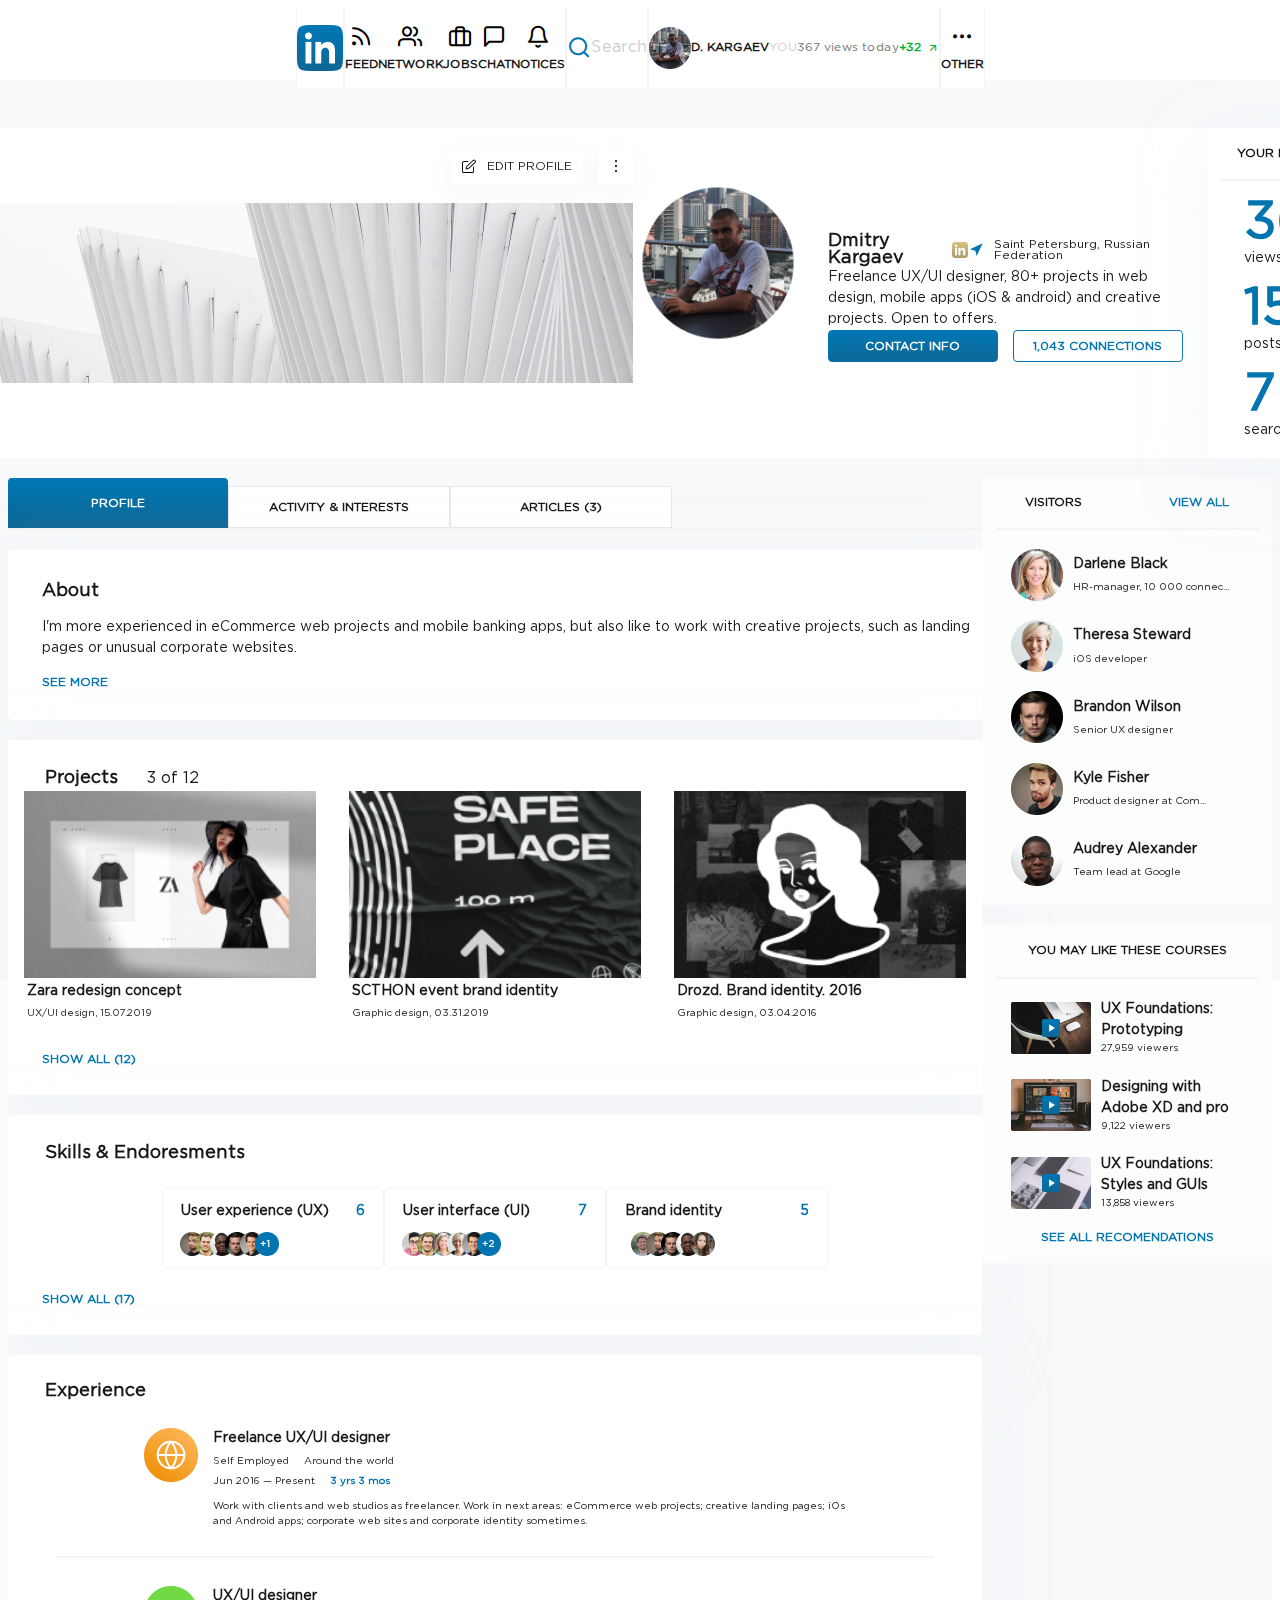
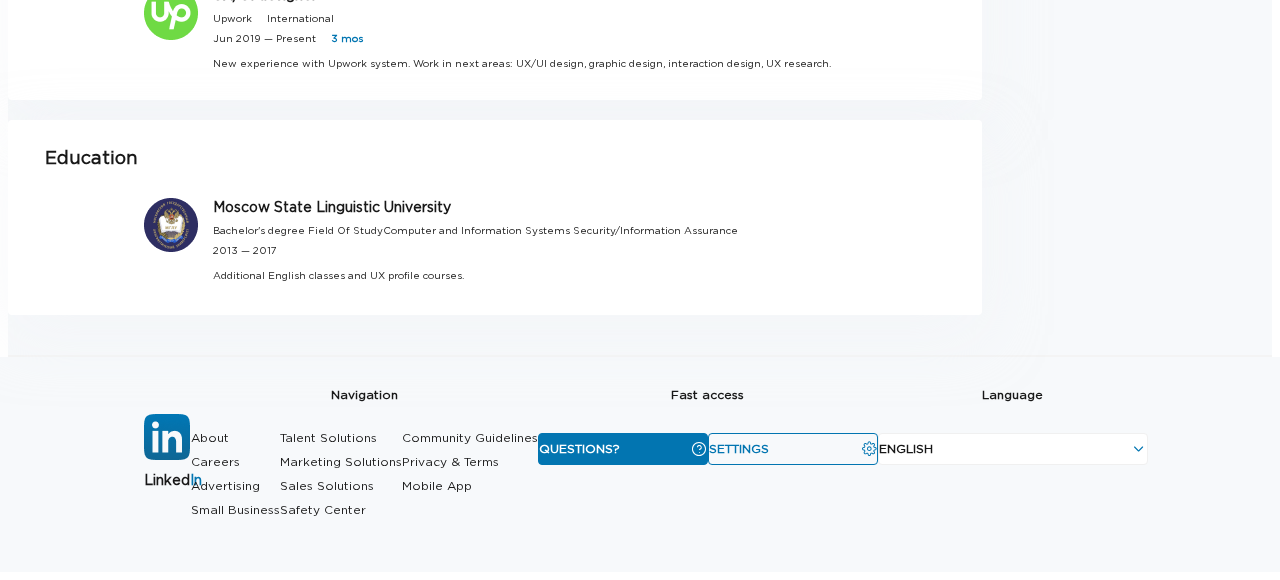
<file: Task1/index.html>
<!DOCTYPE html>
<html>
  <head>
    <title>Task1</title>
    <meta charset="utf-8">
    <link rel="stylesheet" href="https://cdn.jsdelivr.net/npm/bootstrap@5.0.1/dist/css/bootstrap.min.css" integrity="sha384-+0n0xVW2eSR5OomGNYDnhzAbDsOXxcvSN1TPprVMTNDbiYZCxYbOOl7+AMvyTG2x" crossorigin="anonymous">
    <link rel="stylesheet" href="icomoon/style.css"/>
    <link rel="stylesheet" href="style.css"/>
  </head>
  <body>
    <div class="navigation container cleaned_padding">
      <div class="navigation-row row">
        <div class="col-1">
        <div class="logo">
          <img src="images/Logo.png" alt="LinkedIn logo">
        </div>
        </div>
        <div class="col-4">
        <div class="col">
          <div class="button flex-column">
            <i class="icon navigation-button-icon icon-rss" aria-hidden="true"></i>
            <div class="button-label text-size-s label">
              feed
            </div>
          </div>
        </div>
        <div class="col">
          <div class="button flex-column">
            <i class="icon navigation-button-icon icon-users" aria-hidden="true"></i>
            <div class="button-label text-size-s label">
              network
            </div>
          </div>
        </div>
        <div class="col">
          <div class="button flex-column">
            <i class="icon navigation-button-icon icon-briefcase" aria-hidden="true"></i>
            <div class="button-label text-size-s label">
              jobs
            </div>
          </div>
        </div>
        <div class="col">
          <div class="button flex-column">
            <i class="icon navigation-button-icon icon-message-square" aria-hidden="true"></i>
            <div class="button-label text-size-s label">
              chat
            </div>
          </div>
        </div>
        <div class="col">
          <div class="button flex-column">
            <i class="icon navigation-button-icon icon-bell" aria-hidden="true"></i>
            <div class="button-label text-size-s label">
              notices
            </div>
          </div>
        </div>
        </div>
        <div class="col-3">
        <div class="col-2">
          <i class="icon icon-search" aria-hidden="true"></i>
        </div>
        <div class="col-4">
          <span class="search-label">Search</span>
        </div>
        </div>
        <div class="col-3">
        <div class="col-3">
          <div class="avatar">
            <img src="images/Rectangle.png" alt="User pic">
          </div>
        </div>
        <div class="info col-6">
          <a class="name-label label text-size-s">D. Kargaev</a>
          <div class="you-label label text-size-s">you</div>
          <div class="views-label label text-size-s">367 views today</div>
          <div class="views-difference">
            <div class="difference-label label text-size-s">+32</div>
            <i class="icon icon-arrow-up-right" aria-hidden="true"></i>
          </div>
        </div>
        </div>
        <div class="col-1">
        <div class="button flex-column">
          <i class="icon navigation-button-icon icon-more-horizontal" aria-hidden="true"></i>
          <div class="button-label text-size-s label">
            other
          </div>
        </div>
        </div>
      </div>
    </div>
    <div class="main container cleaned_padding flex-column">
      <div class="profile-row row">
        <div class="col-1"></div>
        <div class="flex-column cleaned_padding col-7">
          <div class="profile-header row">
            <img class="profile-top cleaned_padding" src="images/Rectangle_3.png" alt="Profile background image">
            <div class="profile-info">
              <div class="upload-button profile-button cleaned_padding">
                <i class="icon icon-upload" aria-hidden="true"></i>
              </div>
              <div class="edit-button profile-button cleaned_padding">
                <i class="icon icon-edit" aria-hidden="true"></i>
                <span class="button-label text-size-s text">Edit profile</span>
              </div>
              <div class="more-button profile-button cleaned_padding">
                <i class="icon icon-more-vertical" aria-hidden="true"></i>
              </div>
              <img class="user-pic" src="images/Ellipse.png" alt="User pic">
              <div class="user-info flex-column">
                <div class="user-info-header full-width">
                  <div class="user-name">
                    <span class="name text">Dmitry Kargaev</span>
                    <img class="profile-logo-gold" src="images/Logo-gold.png" alt="Gold LinkedIn logo">
                  </div>
                  <div class="user-location">
                    <i class="icon icon-navigation" aria-hidden="true"></i>
                    <span class="text-size-s text">Saint Petersburg, Russian Federation</span>
                  </div>
                </div>
                <span class="profile-description text-size-m text">Freelance UX/UI designer, 80+ projects in web design, mobile apps (iOS & android) and creative projects. Open to offers.</span>
                <div class="profile-buttons full-width">
                  <div class="gradient-button contact-info-button navigation-menu-button">
                    <span class="questions-label label text-size-s">contact info</span>
                  </div>
                  <div class="connections-button navigation-menu-button">
                    <span class="settings-label label text-size-s">1,043 connections</span>
                  </div>
                </div>
              </div>
            </div>
          </div>
        </div>
        <div class="sidebar flex-column right-block col-3">
          <div class="dashboard flex-column">
            <div class="dashboard-header">
              <span class="language-label label text-size-s text">your dashboard</span>
              <span class="all-stats-control text-size-s text">go to stats</span>
            </div>
            <div class="middle-line line"></div>
            <div class="dashboard-block flex-column">
              <span class="block-number text">367</span>
              <span class="block-text text-size-m text">views today</span>
            </div>
            <div class="dashboard-block flex-column">
              <span class="block-number text">15</span>
              <span class="block-text text-size-m text">posts views</span>
            </div>
            <div class="dashboard-block flex-column">
              <span class="block-number text">7</span>
              <span class="block-text text-size-m text">search appereances</span>
            </div>
          </div>
        </div>
        <div class="col-1"></div>
      </div>
      <div class="content row">
        <div class="col-1"></div>
        <div class="flex-column cleaned_padding col-7">
          <div class="buttons-bar full-width">
            <div class="selected-tab gradient-button contact-info-button">
              <span class="questions-label label text-size-s">Profile</span>
            </div>
            <div class="unselected-tab">
              <span class="unselected-tab-label label text-size-s">Activity & interests</span>
            </div>
            <div class="right-tab unselected-tab">
              <span class="unselected-tab-label label text-size-s">Articles (3)</span>
            </div>
          </div>
          <div class="full-width line"></div>
          <div class="about main-content-block flex-column">
            <span class="about-textbox about-top name text">About</span>
            <span class="about-textbox profile-description text-size-m text">I'm more experienced in eCommerce web projects and mobile banking apps, but also like to work with creative projects, 
            such as landing pages or unusual corporate websites. </span>
            <span class="about-textbox about-bottom text-size-s text">See more</span>
          </div>
          <div class="projects main-content-block flex-column full-width">
            <div class="project-textbox full-width projects-header">
              <span class="projects-top name text">Projects</span>
              <span class="projects-top projects-count-text text">3 of 12</span>
            </div>
            <div class="projects-preview full-width row">
              <div class="project-block flex-column full-height full-width right-block col">
                <img class="img-project-preview cleaned_padding" src="images/ext_1.png" alt="Project preview">
                <span class="project-title description text-size-m text">Zara redesign concept</span>
                <span class="project-description text-size-xs text">UX/UI design, 15.07.2019</span>
              </div>
              <div class="project-block flex-column full-height full-width center-block cleaned_padding col">
                <img class="img-project-preview cleaned_padding" src="images/ext_2.png" alt="Project preview">
                <span class="project-title description text-size-m text">SCTHON event brand identity</span>
                <span class="project-description text-size-xs text">Graphic design, 03.31.2019</span>
              </div>
              <div class="project-block flex-column full-height full-width left-block col">
                <img class="img-project-preview cleaned_padding" src="images/ext_3.png" alt="Project preview">
                <span class="project-title description text-size-m text">Drozd. Brand identity. 2016</span>
                <span class="project-description text-size-xs text">Graphic design, 03.04.2016</span>
              </div>
            </div>
            <span class="project-textbox full-width expand-control text-size-s projects-bottom text">Show all (12)</span>
          </div>
          <div class="skills main-content-block flex-column full-width">
            <div class="project-textbox full-width projects-header">
              <span class="projects-top name text">Skills & Endoresments</span>
            </div>
            <div class="skills-preview row">
              <div class="right-block col">
                <div class="skills-block flex-column">
                  <div class="block-header">
                    <span class="skill-header description text-size-m text">User experience (UX)</span>
                    <span class="skill-count description text-size-m text">6</span>
                  </div>
                  <img class="left-users-img" src="images/users_1.png" alt="UX block userpics set">
                </div>
              </div>
              <div class="center-block cleaned_padding col">
                <div class="skills-block flex-column">
                  <div class="block-header">
                    <span class="skill-header description text-size-m text">User interface (UI)</span>
                    <span class="skill-count description text-size-m text">7</span>
                  </div>
                  <img class="left-users-img" src="images/users_2.png" alt="UI block userpics set">
                </div>
              </div>
              <div class="left-block col">
                <div class="skills-block flex-column">
                  <div class="block-header">
                    <span class="skill-header description text-size-m text">Brand identity</span>
                    <span class="skill-count description text-size-m text">5</span>
                  </div>
                  <img class="left-users-img" src="images/users_3.png" alt="Brand Identity block userpics set">
                </div>
              </div>
            </div>
            <span class="project-textbox full-width expand-control text-size-s projects-bottom text">Show all (17)</span>
          </div>
          <div class="experience main-content-block flex-column full-width">
            <div class="project-textbox full-width projects-header">
              <span class="education-experience-top name text">Experience</span>
            </div>
            <div class="experience-education-preview">
              <div class="record-logo">
                <img src="images/Group_1.png" alt="Experience record logo">
              </div>
              <div class="record flex-column">
                <span class="description text-size-m text">Freelance UX/UI designer</span>
                <div class="record-description">
                  <span class="record-text text-size-xs text">Self Employed</span>
                  <span class="job-location record-text text-size-xs text">Around the world</span>
                </div>
                <div class="record-description">
                  <span class="record-text text-size-xs text">Jun 2016 — Present</span>
                  <span class="years-title record-text text-size-xs">3 yrs 3 mos</span>
                </div>
                <span class="education-experience-description record-text text-size-xs text">Work with clients and web studios as freelancer.  Work in next areas: eCommerce web projects; creative landing pages; 
                  iOs and Android apps; corporate web sites and corporate identity sometimes.</span>
              </div>
            </div>
            <div class="middle-line line"></div>
            <div class="experience-education-preview">
              <div class="record-logo">
                <img src="images/Group_2.png" alt="Experience record logo">
              </div>
              <div class="record flex-column">
                <span class="description text-size-m text">UX/UI designer</span>
                <div class="record-description">
                  <span class="record-text text-size-xs text">Upwork</span>
                  <span class="job-location record-text text-size-xs text">International</span>
                </div>
                <div class="record-description">
                  <span class="record-text text-size-xs text">Jun 2019 — Present</span>
                  <span class="years-title record-text text-size-xs">3 mos</span>
                </div>
                <span class="education-experience-description record-text text-size-xs text">New experience with Upwork system. Work in next areas: UX/UI design, graphic design, interaction design, UX research.</span>
              </div>
            </div>
          </div>
          <div class="education main-content-block flex-column full-width">
            <div class="project-textbox full-width projects-header">
              <span class="education-experience-top name text">Education</span>
            </div>
            <div class="experience-education-preview">
              <div class="record-logo">
                <img src="images/Group.png" alt="Univercity logo">
              </div>
              <div class="record flex-column">
                <span class="description text-size-m text">Moscow State Linguistic University</span>
                <span class="record-text text-size-xs text">Bachelor's degree Field Of StudyComputer and Information Systems Security/Information Assurance</span>
                <span class="record-text text-size-xs text">2013 — 2017</span>
                <span class="education-experience-description record-text text-size-xs text">Additional English classes and UX profile courses​.</span>
              </div>
            </div>
          </div>
        </div>
        <div class="main-sidebar right-block full-height sidebar flex-column col-3">
          <div class="sidebar-block visitors flex-column">
            <div class="visitors-header full-width">
              <span class="language-label label text-size-s text">visitors</span>
              <span class="expand-control text-size-s text">view all</span>
            </div>
            <div class="middle-line line"></div>
            <div class="visitor-profile">
              <div class="visitor-photo">
                <img src="images/Photo_1.png" alt="Visitor userpic">
              </div>
              <div class="visitor-info flex-column full-width full-height">
                <span class="profile-name text-size-m text">Darlene Black</span>
                <span class="text-size-xs text">HR-manager, 10 000 connec...</span>
              </div>
            </div>
            <div class="visitor-profile">
              <div class="visitor-photo">
                <img src="images/Photo_2.png" alt="Visitor userpic">
              </div>
              <div class="visitor-info flex-column full-width full-height">
                <span class="profile-name text-size-m text">Theresa Steward</span>
                <span class="text-size-xs text">iOS developer</span>
              </div>
            </div>
            <div class="visitor-profile">
              <div class="visitor-photo">
                <img src="images/Photo_3.png" alt="Visitor userpic">
              </div>
              <div class="visitor-info flex-column full-width full-height">
                <span class="profile-name text-size-m text">Brandon Wilson</span>
                <span class="text-size-xs text">Senior UX designer</span>
              </div>
            </div>
            <div class="visitor-profile">
              <div class="visitor-photo">
                <img src="images/Photo_4.png" alt="Visitor userpic">
              </div>
              <div class="visitor-info flex-column full-width full-height">
                <span class="profile-name text-size-m text">Kyle Fisher</span>
                <span class="text-size-xs text">Product designer at Com...</span>
              </div>
            </div>
            <div class="visitor-profile">
              <div class="visitor-photo">
                <img src="images/Photo_5.png" alt="Visitor userpic">
              </div>
              <div class="visitor-info flex-column full-width full-height">
                <span class="profile-name text-size-m text">Audrey Alexander</span>
                <span class="text-size-xs text">Team lead at Google</span>
              </div>
            </div>
          </div>
          <div class="sidebar-block courses flex-column">
            <div class="courses-header">
              <span class="language-label label text-size-s text">You may like these courses</span>
            </div>
            <div class="middle-line line"></div>
            <div class="visitor-profile">
              <div class="course-preview">
                <img src="images/course_1.png" alt="Course preview">
              </div>
              <div class="visitor-info flex-column full-width full-height">
                <span class="course-name text-size-m text">UX Foundations:<br>Prototyping</span>
                <span class="text-size-xs text">27,959 viewers</span>
              </div>
            </div>
            <div class="visitor-profile">
              <div class="course-preview">
                <img src="images/course_2.png" alt="Course preview">
              </div>
              <div class="visitor-info flex-column full-width full-height">
                <span class="course-name text-size-m text">Designing with<br>Adobe XD and pro</span>
                <span class="text-size-xs text">9,122 viewers</span>
              </div>
            </div>
            <div class="visitor-profile">
              <div class="course-preview">
                <img src="images/course_3.png" alt="Course preview">
              </div>
              <div class="visitor-info flex-column full-width full-height">
                <span class="course-name text-size-m text">UX Foundations:<br>Styles and GUIs</span>
                <span class="text-size-xs text">13,858 viewers</span>
              </div>
            </div>
            <span class="expand-control text-size-s text">See all recomendations</span>
          </div>
        </div>
        <div class="col-1"></div>
      </div>
    </div>
    <div class="under-line line"></div>
    <div class="footer container">
      <div class="row">
        <div class="col-2">
          <div class="footer-right-top-label">
            <div class="logo">
              <img src="images/Logo.png" alt="LinkedIn logo">
            </div>
            <div class="footer-logo-title text-size-m label">
              Linked<span class="in-label">In</span>
            </div>
          </div>
        </div>
        <div class="navigation-menu flex-column col-5">
          <div class="menu-header row">
            <div class="footer-navigation-label label text-size-s">Navigation</div>
          </div>
          <div class="menu row">
            <div class="menu-column flex-column col-4">
              <a class="navigation-menu-control text-size-s text">About</a>
              <a class="navigation-menu-control text-size-s text">Careers</a>
              <a class="navigation-menu-control text-size-s text">Advertising</a>
              <a class="navigation-menu-control text-size-s text">Small Business</a>
            </div>
            <div class="menu-column flex-column col-4">
              <a class="navigation-menu-control text-size-s text">Talent Solutions</a>
              <a class="navigation-menu-control text-size-s text">Marketing Solutions</a>
              <a class="navigation-menu-control text-size-s text">Sales Solutions</a>
              <a class="navigation-menu-control text-size-s text">Safety Center</a>
            </div>
            <div class="menu-column flex-column col-4">
              <a class="navigation-menu-control text-size-s text">Community Guidelines</a>
              <a class="navigation-menu-control text-size-s text">Privacy & Terms</a>
              <a class="navigation-menu-control text-size-s text">Mobile App</a>
            </div>
          </div>
        </div>
        <div class="navigation-menu flex-column col-2">
          <div class="fast-menu-header row">
            <div class="footer-navigation-label label text-size-s">Fast access</div>
          </div>
          <div class="fast-access-menu row">
            <div class="fast-access-menu-button blue-button navigation-menu-button">
              <span class="questions-label label text-size-s">Questions?</span>
              <i class="icon icon-help-circle" aria-hidden="true"></i>
            </div>
            <div class="fast-access-menu-button navigation-menu-button">
              <span class = "settings-label label text-size-s">Settings</span>
              <i class="icon icon-settings" aria-hidden="true"></i>
            </div>
          </div>
        </div>
        <div class="navigation-menu flex-column col-3">
          <div class="language-select-menu-header row">
            <div class="footer-navigation-label label text-size-s">Language</div>
          </div>
          <div class="language-select-menu row">
            <div class="language-select-button navigation-menu-button">
              <span class = "language-label label text-size-s">English</span>
              <i class="icon icon-chevron-down" aria-hidden="true"></i>
            </div>
          </div>
        </div>
      </div>
    </div>
  </body>
</html>
</file>
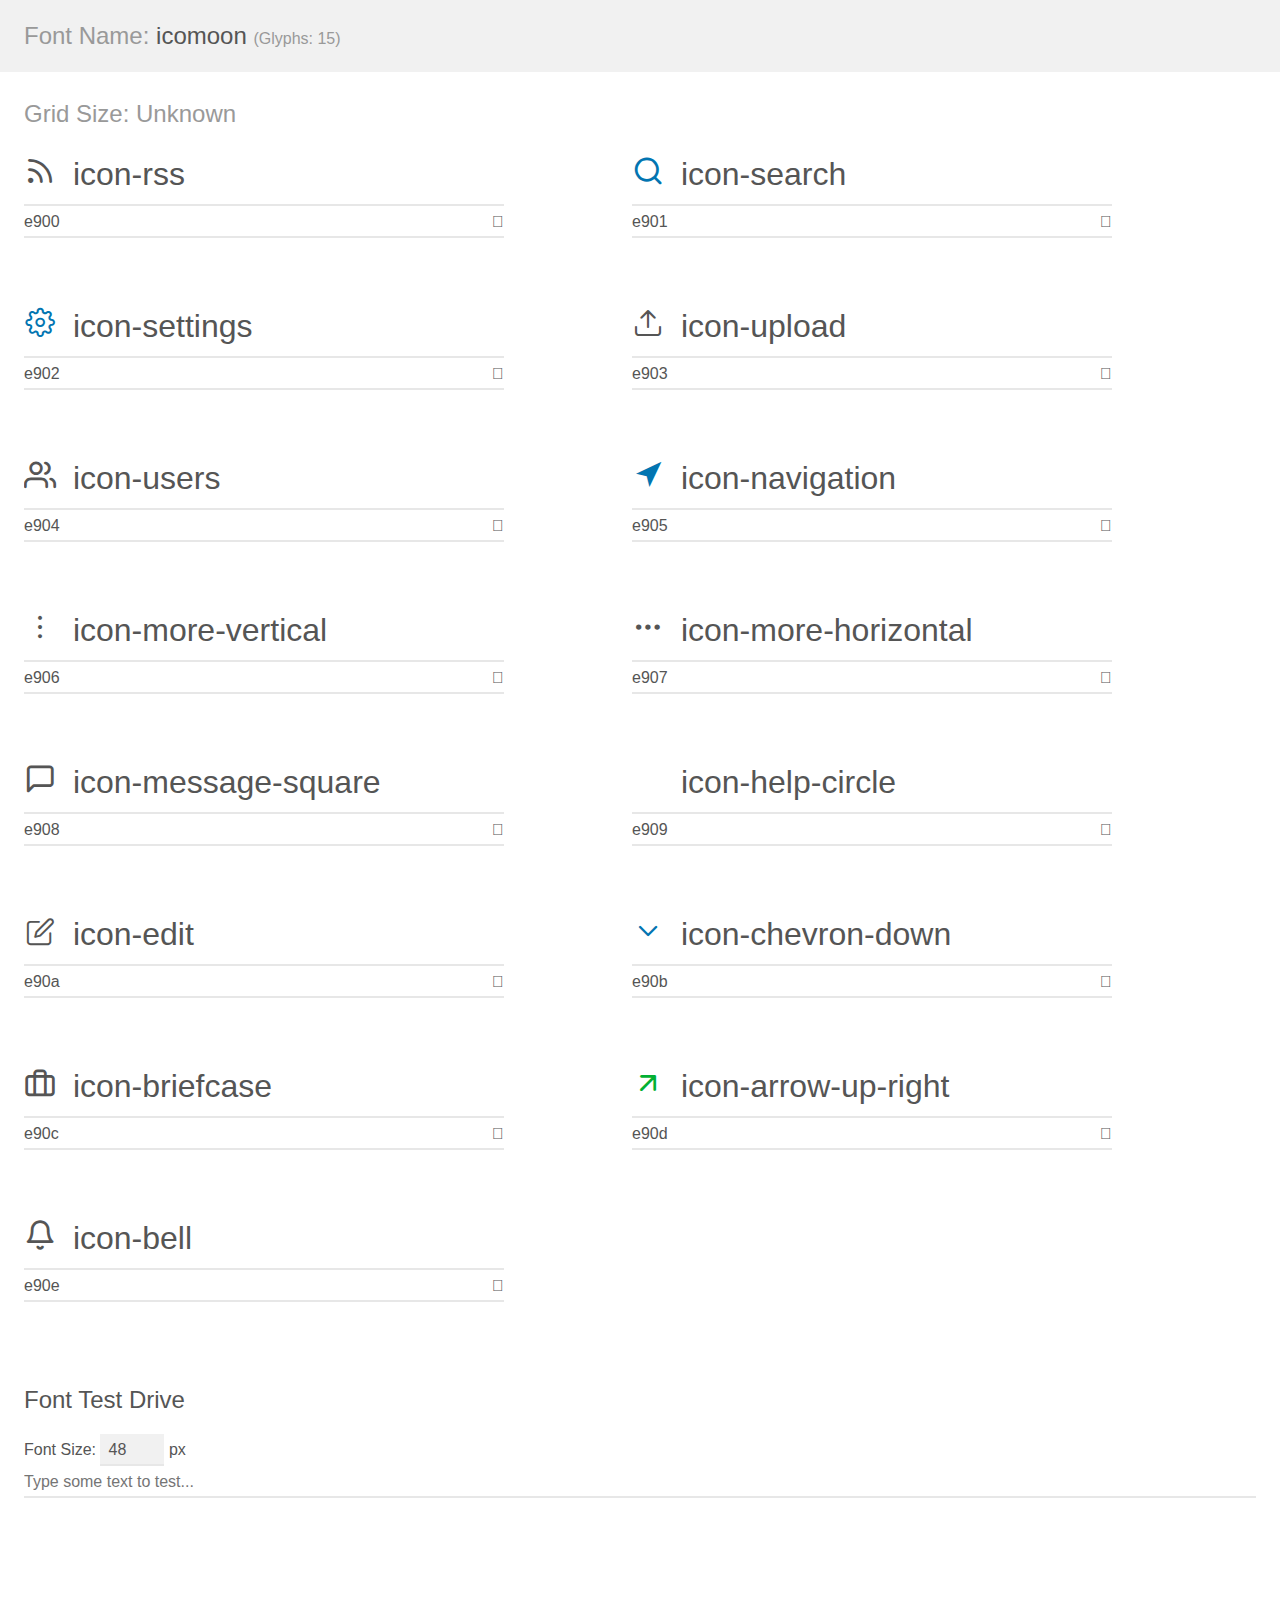
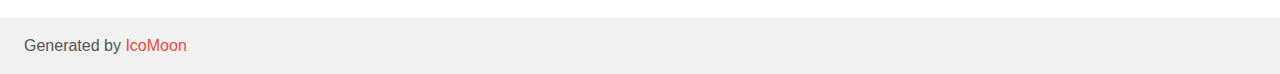
<file: Task1/icomoon/demo.html>
<!doctype html>
<html>
<head>
    <meta charset="utf-8">
    <title>IcoMoon Demo</title>
    <meta name="description" content="An Icon Font Generated By IcoMoon.io">
    <meta name="viewport" content="width=device-width, initial-scale=1">
    <link rel="stylesheet" href="demo-files/demo.css">
    <link rel="stylesheet" href="style.css"></head>
<body>
    <div class="bgc1 clearfix">
        <h1 class="mhmm mvm"><span class="fgc1">Font Name:</span> icomoon <small class="fgc1">(Glyphs:&nbsp;15)</small></h1>
    </div>
    <div class="clearfix mhl ptl">
        <h1 class="mvm mtn fgc1">Grid Size: Unknown</h1>
        <div class="glyph fs1">
            <div class="clearfix bshadow0 pbs">
                <span class="icon-rss"></span>
                <span class="mls"> icon-rss</span>
            </div>
            <fieldset class="fs0 size1of1 clearfix hidden-false">
                <input type="text" readonly value="e900" class="unit size1of2" />
                <input type="text" maxlength="1" readonly value="&#xe900;" class="unitRight size1of2 talign-right" />
            </fieldset>
            <div class="fs0 bshadow0 clearfix hidden-true">
                <span class="unit pvs fgc1">liga: </span>
                <input type="text" readonly value="" class="liga unitRight" />
            </div>
        </div>
        <div class="glyph fs1">
            <div class="clearfix bshadow0 pbs">
                <span class="icon-search"></span>
                <span class="mls"> icon-search</span>
            </div>
            <fieldset class="fs0 size1of1 clearfix hidden-false">
                <input type="text" readonly value="e901" class="unit size1of2" />
                <input type="text" maxlength="1" readonly value="&#xe901;" class="unitRight size1of2 talign-right" />
            </fieldset>
            <div class="fs0 bshadow0 clearfix hidden-true">
                <span class="unit pvs fgc1">liga: </span>
                <input type="text" readonly value="" class="liga unitRight" />
            </div>
        </div>
        <div class="glyph fs1">
            <div class="clearfix bshadow0 pbs">
                <span class="icon-settings"></span>
                <span class="mls"> icon-settings</span>
            </div>
            <fieldset class="fs0 size1of1 clearfix hidden-false">
                <input type="text" readonly value="e902" class="unit size1of2" />
                <input type="text" maxlength="1" readonly value="&#xe902;" class="unitRight size1of2 talign-right" />
            </fieldset>
            <div class="fs0 bshadow0 clearfix hidden-true">
                <span class="unit pvs fgc1">liga: </span>
                <input type="text" readonly value="" class="liga unitRight" />
            </div>
        </div>
        <div class="glyph fs1">
            <div class="clearfix bshadow0 pbs">
                <span class="icon-upload"></span>
                <span class="mls"> icon-upload</span>
            </div>
            <fieldset class="fs0 size1of1 clearfix hidden-false">
                <input type="text" readonly value="e903" class="unit size1of2" />
                <input type="text" maxlength="1" readonly value="&#xe903;" class="unitRight size1of2 talign-right" />
            </fieldset>
            <div class="fs0 bshadow0 clearfix hidden-true">
                <span class="unit pvs fgc1">liga: </span>
                <input type="text" readonly value="" class="liga unitRight" />
            </div>
        </div>
        <div class="glyph fs1">
            <div class="clearfix bshadow0 pbs">
                <span class="icon-users"></span>
                <span class="mls"> icon-users</span>
            </div>
            <fieldset class="fs0 size1of1 clearfix hidden-false">
                <input type="text" readonly value="e904" class="unit size1of2" />
                <input type="text" maxlength="1" readonly value="&#xe904;" class="unitRight size1of2 talign-right" />
            </fieldset>
            <div class="fs0 bshadow0 clearfix hidden-true">
                <span class="unit pvs fgc1">liga: </span>
                <input type="text" readonly value="" class="liga unitRight" />
            </div>
        </div>
        <div class="glyph fs1">
            <div class="clearfix bshadow0 pbs">
                <span class="icon-navigation"></span>
                <span class="mls"> icon-navigation</span>
            </div>
            <fieldset class="fs0 size1of1 clearfix hidden-false">
                <input type="text" readonly value="e905" class="unit size1of2" />
                <input type="text" maxlength="1" readonly value="&#xe905;" class="unitRight size1of2 talign-right" />
            </fieldset>
            <div class="fs0 bshadow0 clearfix hidden-true">
                <span class="unit pvs fgc1">liga: </span>
                <input type="text" readonly value="" class="liga unitRight" />
            </div>
        </div>
        <div class="glyph fs1">
            <div class="clearfix bshadow0 pbs">
                <span class="icon-more-vertical"></span>
                <span class="mls"> icon-more-vertical</span>
            </div>
            <fieldset class="fs0 size1of1 clearfix hidden-false">
                <input type="text" readonly value="e906" class="unit size1of2" />
                <input type="text" maxlength="1" readonly value="&#xe906;" class="unitRight size1of2 talign-right" />
            </fieldset>
            <div class="fs0 bshadow0 clearfix hidden-true">
                <span class="unit pvs fgc1">liga: </span>
                <input type="text" readonly value="" class="liga unitRight" />
            </div>
        </div>
        <div class="glyph fs1">
            <div class="clearfix bshadow0 pbs">
                <span class="icon-more-horizontal"></span>
                <span class="mls"> icon-more-horizontal</span>
            </div>
            <fieldset class="fs0 size1of1 clearfix hidden-false">
                <input type="text" readonly value="e907" class="unit size1of2" />
                <input type="text" maxlength="1" readonly value="&#xe907;" class="unitRight size1of2 talign-right" />
            </fieldset>
            <div class="fs0 bshadow0 clearfix hidden-true">
                <span class="unit pvs fgc1">liga: </span>
                <input type="text" readonly value="" class="liga unitRight" />
            </div>
        </div>
        <div class="glyph fs1">
            <div class="clearfix bshadow0 pbs">
                <span class="icon-message-square"></span>
                <span class="mls"> icon-message-square</span>
            </div>
            <fieldset class="fs0 size1of1 clearfix hidden-false">
                <input type="text" readonly value="e908" class="unit size1of2" />
                <input type="text" maxlength="1" readonly value="&#xe908;" class="unitRight size1of2 talign-right" />
            </fieldset>
            <div class="fs0 bshadow0 clearfix hidden-true">
                <span class="unit pvs fgc1">liga: </span>
                <input type="text" readonly value="" class="liga unitRight" />
            </div>
        </div>
        <div class="glyph fs1">
            <div class="clearfix bshadow0 pbs">
                <span class="icon-help-circle"></span>
                <span class="mls"> icon-help-circle</span>
            </div>
            <fieldset class="fs0 size1of1 clearfix hidden-false">
                <input type="text" readonly value="e909" class="unit size1of2" />
                <input type="text" maxlength="1" readonly value="&#xe909;" class="unitRight size1of2 talign-right" />
            </fieldset>
            <div class="fs0 bshadow0 clearfix hidden-true">
                <span class="unit pvs fgc1">liga: </span>
                <input type="text" readonly value="" class="liga unitRight" />
            </div>
        </div>
        <div class="glyph fs1">
            <div class="clearfix bshadow0 pbs">
                <span class="icon-edit"></span>
                <span class="mls"> icon-edit</span>
            </div>
            <fieldset class="fs0 size1of1 clearfix hidden-false">
                <input type="text" readonly value="e90a" class="unit size1of2" />
                <input type="text" maxlength="1" readonly value="&#xe90a;" class="unitRight size1of2 talign-right" />
            </fieldset>
            <div class="fs0 bshadow0 clearfix hidden-true">
                <span class="unit pvs fgc1">liga: </span>
                <input type="text" readonly value="" class="liga unitRight" />
            </div>
        </div>
        <div class="glyph fs1">
            <div class="clearfix bshadow0 pbs">
                <span class="icon-chevron-down"></span>
                <span class="mls"> icon-chevron-down</span>
            </div>
            <fieldset class="fs0 size1of1 clearfix hidden-false">
                <input type="text" readonly value="e90b" class="unit size1of2" />
                <input type="text" maxlength="1" readonly value="&#xe90b;" class="unitRight size1of2 talign-right" />
            </fieldset>
            <div class="fs0 bshadow0 clearfix hidden-true">
                <span class="unit pvs fgc1">liga: </span>
                <input type="text" readonly value="" class="liga unitRight" />
            </div>
        </div>
        <div class="glyph fs1">
            <div class="clearfix bshadow0 pbs">
                <span class="icon-briefcase"></span>
                <span class="mls"> icon-briefcase</span>
            </div>
            <fieldset class="fs0 size1of1 clearfix hidden-false">
                <input type="text" readonly value="e90c" class="unit size1of2" />
                <input type="text" maxlength="1" readonly value="&#xe90c;" class="unitRight size1of2 talign-right" />
            </fieldset>
            <div class="fs0 bshadow0 clearfix hidden-true">
                <span class="unit pvs fgc1">liga: </span>
                <input type="text" readonly value="" class="liga unitRight" />
            </div>
        </div>
        <div class="glyph fs1">
            <div class="clearfix bshadow0 pbs">
                <span class="icon-arrow-up-right"></span>
                <span class="mls"> icon-arrow-up-right</span>
            </div>
            <fieldset class="fs0 size1of1 clearfix hidden-false">
                <input type="text" readonly value="e90d" class="unit size1of2" />
                <input type="text" maxlength="1" readonly value="&#xe90d;" class="unitRight size1of2 talign-right" />
            </fieldset>
            <div class="fs0 bshadow0 clearfix hidden-true">
                <span class="unit pvs fgc1">liga: </span>
                <input type="text" readonly value="" class="liga unitRight" />
            </div>
        </div>
        <div class="glyph fs1">
            <div class="clearfix bshadow0 pbs">
                <span class="icon-bell"></span>
                <span class="mls"> icon-bell</span>
            </div>
            <fieldset class="fs0 size1of1 clearfix hidden-false">
                <input type="text" readonly value="e90e" class="unit size1of2" />
                <input type="text" maxlength="1" readonly value="&#xe90e;" class="unitRight size1of2 talign-right" />
            </fieldset>
            <div class="fs0 bshadow0 clearfix hidden-true">
                <span class="unit pvs fgc1">liga: </span>
                <input type="text" readonly value="" class="liga unitRight" />
            </div>
        </div>
    </div>

    <!--[if gt IE 8]><!-->
    <div class="mhl clearfix mbl">
        <h1>Font Test Drive</h1>
        <label>
            Font Size: <input id="fontSize" type="number" class="textbox0 mbm"
            min="8" value="48" />
            px
        </label>
        <input id="testText" type="text" class="phl size1of1 mvl"
        placeholder="Type some text to test..." value=""/>
        <div id="testDrive" class="icon-" style="font-family: icomoon">&nbsp;
        </div>
    </div>
    <!--<![endif]-->
    <div class="bgc1 clearfix">
        <p class="mhl">Generated by <a href="https://icomoon.io/app">IcoMoon</a></p>
    </div>

    <script src="demo-files/demo.js"></script>
</body>
</html>
</file>
<file: Task1/icomoon/style.css>
@font-face {
  font-family: 'icomoon';
  src:  url('fonts/icomoon.eot?j2gsgi');
  src:  url('fonts/icomoon.eot?j2gsgi#iefix') format('embedded-opentype'),
    url('fonts/icomoon.ttf?j2gsgi') format('truetype'),
    url('fonts/icomoon.woff?j2gsgi') format('woff'),
    url('fonts/icomoon.svg?j2gsgi#icomoon') format('svg');
  font-weight: normal;
  font-style: normal;
  font-display: block;
}

[class^="icon-"], [class*=" icon-"] {
  /* use !important to prevent issues with browser extensions that change fonts */
  font-family: 'icomoon' !important;
  speak: never;
  font-style: normal;
  font-weight: normal;
  font-variant: normal;
  text-transform: none;
  line-height: 1;

  /* Better Font Rendering =========== */
  -webkit-font-smoothing: antialiased;
  -moz-osx-font-smoothing: grayscale;
}

.icon-rss:before {
  content: "\e900";
}
.icon-search:before {
  content: "\e901";
  color: #0275b1;
}
.icon-settings:before {
  content: "\e902";
  color: #0275b1;
}
.icon-upload:before {
  content: "\e903";
}
.icon-users:before {
  content: "\e904";
}
.icon-navigation:before {
  content: "\e905";
  color: #0275b1;
}
.icon-more-vertical:before {
  content: "\e906";
}
.icon-more-horizontal:before {
  content: "\e907";
}
.icon-message-square:before {
  content: "\e908";
}
.icon-help-circle:before {
  content: "\e909";
  color: #fff;
}
.icon-edit:before {
  content: "\e90a";
}
.icon-chevron-down:before {
  content: "\e90b";
  color: #0275b1;
}
.icon-briefcase:before {
  content: "\e90c";
}
.icon-arrow-up-right:before {
  content: "\e90d";
  color: #02b033;
}
.icon-bell:before {
  content: "\e90e";
}
</file>
<file: Task1/style.css>
.navigation{
  height: 80px;
}

.cleaned_padding{
  padding-left: 0;
  padding-right: 0;
}

.full-width{
  width: 100%;
}

.full-height{
  height: 100%;
}

.main{
  background-color: #f7f9fb;
}

.main::before{
  background-color:#f7f9fb;
  content:"";
  display: block;
  height: 100%;
  position: fixed;
  top: 80px;
  width: 100%;
  z-index: -1;
}

.footer{
  background-color: #f7f9fb;
  height: 215px;
}

.footer::before{
  background-color:#f7f9fb;
  content:"";
  height: 215px;
  min-width:100%;
  position: absolute;
  z-index: -1;
}

div{
  align-items: center;
  display: flex;
  justify-content: center;
}
.navigation-row{
  background-color: #fff;
  position: fixed;
  max-width: inherit;
  z-index: 1;
}

a:hover,
.button:hover{
  cursor: pointer;
}

a{
  text-decoration: none;
}

.row{
  height: inherit;
  width: inherit;
}

.logo{
  height: 46px;
  width: 46px;
}

.navigation-row > div{
  border-bottom: 1px solid #f4f4f4;
  border-left: 1px solid #f4f4f4;
  border-right: 1px solid #f4f4f4;
  height: inherit;
}

.flex-column{
  flex-direction: column;
}

.button{
  align-items: center;
}

.text-size-xs{
  font: 10px/15px "Gotham Pro";
}

.text-size-s{
  font: 12px/11px "Gotham Pro";
}

.text-size-m{
  font: 14px/21px "Gotham Pro";
}

.label{
  color: #181818;
  font-family: "Gotham Pro";
  font-weight: bold;
  text-align: center;
}

.search-label{
  color: #cecece;
  font-family: "Gotham Pro";
  font-size: 16px;
  line-height: 15px;
}

.avatar{
  height: 42px;
  width: 42px;
}

.info{
  box-sizing: content-box;
  flex-wrap: wrap;
  height: 50%;
  justify-content: left;
}

.you-label{
  color: #cecece;
  flex: auto;
  font-weight: normal;
  text-transform: uppercase;
}

.views-label{
  color: #747474;
  font-weight: normal;
}

.name-label{
  text-transform: uppercase;
}

.views-difference{
  flex: auto;
}

.difference-label{
  color: #02b033;
}

.footer-navigation-label{
  display: block;
  text-align: left;
}

.footer-right-top-label{
  display: block;
  padding-left: 40%;
  padding-bottom: 40%;
}

.footer-logo-title{
  padding-top: 20%;
}

span.in-label{
  color: #0275b1;  
}

.navigation-menu-control{
  height: 24px;
}

.navigation-menu{
  height: inherit;
  justify-content: flex-start;
}

.menu{
  align-items: flex-start;
  flex-wrap: wrap;
  width: 100%;
}

.menu-column{
  align-items: flex-start;
  height: 70%;
  justify-content: flex-start;
}

.menu-header{
  height: 55%;
  width: 100%;
}

.blue-button{
  background: #0275b1;
}

.questions-label{
  color: #fff;
  text-transform: uppercase;
}

.settings-label{
  color: #0275B1;
  text-transform: uppercase;
}

.navigation-menu-button{
  border-radius: 4px;
  border: 1px solid #0275b1;
  box-sizing: border-box;
  height: 32px;
  justify-content: space-between;
  left: 810px;
  text-align: left;
  top: 69px;
  width: 170px;
}

.fast-access-menu{
  align-items: flex-start;
  height: 72px;
  width: 100%;
}

.fast-menu-header{
  height: 76px;
  width: 100%;
}

.fast-access-menu-button{
  justify-content: space-between;
}

.language-select-button{
  background: #fff;
  border: 1px solid #f0f0f0;
  width: 270px;
}

.language-label{
  text-transform: uppercase;
}

.language-select-menu-header{
  height: 76px;
  width: 100%;
}

.language-select-menu{
  align-items: flex-start;
  height: 72px;
  width: 100%;
}

.navigation-button-icon{
  font-size: 24px;
  margin-bottom: 10px;
}

.icon-search{
  font-size: 24px;
}

.icon-navigation{
  margin-right: 10px;
}

.icon-arrow-up-right{
  font-size: 12px;
}

.profile-top{
  justify-content: start;
}

.project-textbox{
  justify-content: flex-start;
  margin-left: 3.5%;
  padding-left: 0;
}

.projects-top{
  margin-left: 2%;
  padding-top: 30px;
}

.years-title{
  color: #0275b1;
  font-family: "Gotham Pro";
  font-weight: bold;
  margin-left: 15px;
}

.education-experience-top{
  margin-left: 2%;
}

.projects-count-text{
  color: #747474;
  display: inline;
  padding-left: 10px;
  width: 68px;
}

.left-block{
  padding-left: 0;
}

.right-block{
  padding-right: 0;
}

.projects-bottom{
  align-self: flex-start;
  margin-left: 3.5%;
  padding-bottom: 30px;
  text-align: left;
}

.profile-header{
  align-self: flex-start;
  background-color: #fff;
  height: 330px;
  margin-left: 0;
  margin-right: 0;
  width: 100%;
}

.profile-row{
  margin-top: 40px;
  position: relative;
}

.connections-button{
  justify-content: center;
  margin-left: 15px;
}

.profile-info{
  align-content: flex-start;
}

.user-pic{
  align-self: start;
  bottom: 30px;
  position: relative;
  height: 170px;
  width: 170px;
}

.user-info{
  height: 120px;
  justify-content: space-between;
  padding-right: 25px;
  padding-left: 25px;
}

.user-info-header{
  justify-content: space-between;
}

.text{
  color: #181818;
  font-family: "Gotham Pro";
}

.name{
  font-size: 18px;
  font-weight: bold;
  line-height: 17px;
}

.description{
  font-weight: bold;
}

.profile-description{
  font-weight: normal;
}

.profile-name{
  font-weight: bold;
}

.dashboard{
  background: #fff;
  box-shadow: 0px 20px 60px rgba(241, 244, 248, .5);
  border-radius: 4px;
  height: 330px;
  justify-content: space-evenly;
  width: 290px;
}

.dashboard-header{
  justify-content: space-between;
  width: 80%;
}

.all-stats-control{
  color: #0275b1;
  font-weight: bold;
  text-align: right;
  text-decoration-line: underline;
  text-transform: uppercase;
}

.dashboard-block{
  align-items: flex-start;
  height: 20%;
  width: 75%;
}

.block-number{
  color: #0275b1;
  font-size: 52px;
  font-weight: bold;
  line-height: 50px;
  text-transform: uppercase;
}

.main-content-block{
  background: #fff;
  box-shadow: 0px 20px 60px rgba(241, 244, 248, .5);
  border-radius: 4px;
  box-sizing: content-box;
  justify-content: space-evenly;
  margin-top: 20px;
}

.profile-button{
  background: rgba(255, 255, 255, .9);
  box-shadow: 0px 10px 30px rgba(113, 123, 133, .05);
  border-radius: 4px;
  height: 36px;
  width: 36px;
}

.about-textbox{
  align-self: flex-start;
  margin-left: 3.5%;
}

.about-top{
  padding-top: 15px;
}

.about-bottom{
  color: #0275b1;
  font-weight: bold;
  padding-bottom: 15px;
  text-transform: uppercase;
}

.sidebar{
  align-items: flex-end;
  justify-content: start;
}

.main-sidebar{
  align-self: flex-start;
}

.about{
  height: 170px;
}

.selected-tab{
  border-radius: 4px 4px 0px 0px;
  height: 50px;
  width: 220px;
}

.unselected-tab-label{
  text-transform: uppercase;
}

.middle-line{
  width: 90%;
}

.unselected-tab{
  background: #fff;
  border: 1px solid #e7e7e7;
  height: 40px;
  justify-content: center;
  margin-left: 0;
  width: 220px;
}

.right-tab{
  border-radius: 0px 4px 0px 0px;
}

.skills{
  height: 220px;
}

.education{
  height: 195px;
  margin-bottom: 40px;
}

.experience{
  height: 345px;
}

.projects{
  height: 355px;
}

.projects-preview{
  align-content: space-around;
  box-sizing: content-box;
  flex-wrap: nowrap;
}

.project-block{
  box-sizing: content-box;
  justify-content: space-evenly;
}

.img-project-preview{
  box-sizing: content-box;
  width: 90%;
}

.project-title{
  align-self: start;
  margin-left: 6%;
}

.block-header{
  justify-content: space-between;
  width: 84%;
}

.skill-header{
  padding-bottom: 10px;
}

.skill-count{
  color: #0275b1;
  margin-left: 6%;
  padding-bottom: 10px;
}

.left-users-img{
  margin-right: 40%;
}

.experience,
.education{
  justify-content: space-evenly;
}

.experience-education-preview{
  align-items: flex-start;
}

.record{
  align-items: flex-start;
  padding-right: 3.5%;
  padding-left: 2%;
  width: 700px;
}

.buttons-bar{
  align-items: flex-end;
  box-sizing: content-box;
  justify-content: left;
  margin-top: 20px;
}

.record-logo{
  padding-left: 3.5%;
}

.line{
  border: 1px solid #f4f4f4;
}

.gradient-button{
  background: linear-gradient(180deg, #0077b5 0%, #0e6795 100%);
}

.skills-block{
  background: #fff;
  border: 1px solid #f4f4f4;
  border-radius: 6px;
  height: 80px;
  width: 220px;
}

.project-description{
  align-self: start;
  margin-left: 6%;
  padding-bottom: 30px;
}

.course-name{
  font-weight: bold;
}

.record-text{
  align-self: start;
  margin-top: 5px;
}

.expand-control{
  color: #0275b1;
  font-weight: bold;
  text-transform: uppercase;
}

.visitor-info{
  align-items: flex-start;
  justify-content: space-evenly;
  padding-left: 10px;
}

.visitors-header{
  justify-content: space-around;
}

.visitor-profile{
  justify-content: left;
  width: 80%;
}

.sidebar-block{
  background: #fcfdfd;
  border-radius: 4px;
  justify-content: space-evenly;
  margin-top: 20px;
  width: 290px;
}

.visitors{
  height: 427px;
}

.courses{
  height: 338px;
}

.profile-buttons{
  justify-content: start;
}

.contact-info-button{
  justify-content: center;
}

.profile-logo-gold{
  margin-left: 8px;
}

.upload-button{
  left: 140px;
  position: absolute;
  top: 20px
}

.icon-arrow-up-right{
  margin-left: 5px;
}

.edit-button{
  justify-content: space-evenly;
  left: 668px;
  position: absolute;
  top: 20px;
  width: 132px;
}

.more-button{
  left: 815px;
  position: absolute;
  top: 20px;
}

.button-label{
  text-align: center;
  text-transform: uppercase;
}

.location-logo{
  margin-right: 10px;
}

.job-location{
  margin-left: 15px;
}

.education-experience-description{
  margin-top: 10px;
}

@font-face{
  font-family: Gotham Pro;
  src: url("fonts/GothamPro.ttf") format("truetype");
}
</file>
<file: Task1/icomoon/demo-files/demo.css>
body {
  padding: 0;
  margin: 0;
  font-family: sans-serif;
  font-size: 1em;
  line-height: 1.5;
  color: #555;
  background: #fff;
}
h1 {
  font-size: 1.5em;
  font-weight: normal;
}
small {
  font-size: .66666667em;
}
a {
  color: #e74c3c;
  text-decoration: none;
}
a:hover, a:focus {
  box-shadow: 0 1px #e74c3c;
}
.bshadow0, input {
  box-shadow: inset 0 -2px #e7e7e7;
}
input:hover {
  box-shadow: inset 0 -2px #ccc;
}
input, fieldset {
  font-family: sans-serif;
  font-size: 1em;
  margin: 0;
  padding: 0;
  border: 0;
}
input {
  color: inherit;
  line-height: 1.5;
  height: 1.5em;
  padding: .25em 0;
}
input:focus {
  outline: none;
  box-shadow: inset 0 -2px #449fdb;
}
.glyph {
  font-size: 16px;
  width: 15em;
  padding-bottom: 1em;
  margin-right: 4em;
  margin-bottom: 1em;
  float: left;
  overflow: hidden;
}
.liga {
  width: 80%;
  width: calc(100% - 2.5em);
}
.talign-right {
  text-align: right;
}
.talign-center {
  text-align: center;
}
.bgc1 {
  background: #f1f1f1;
}
.fgc1 {
  color: #999;
}
.fgc0 {
  color: #000;
}
p {
  margin-top: 1em;
  margin-bottom: 1em;
}
.mvm {
  margin-top: .75em;
  margin-bottom: .75em;
}
.mtn {
  margin-top: 0;
}
.mtl, .mal {
  margin-top: 1.5em;
}
.mbl, .mal {
  margin-bottom: 1.5em;
}
.mal, .mhl {
  margin-left: 1.5em;
  margin-right: 1.5em;
}
.mhmm {
  margin-left: 1em;
  margin-right: 1em;
}
.mls {
  margin-left: .25em;
}
.ptl {
  padding-top: 1.5em;
}
.pbs, .pvs {
  padding-bottom: .25em;
}
.pvs, .pts {
  padding-top: .25em;
}
.unit {
  float: left;
}
.unitRight {
  float: right;
}
.size1of2 {
  width: 50%;
}
.size1of1 {
  width: 100%;
}
.clearfix:before, .clearfix:after {
  content: " ";
  display: table;
}
.clearfix:after {
  clear: both;
}
.hidden-true {
  display: none;
}
.textbox0 {
  width: 3em;
  background: #f1f1f1;
  padding: .25em .5em;
  line-height: 1.5;
  height: 1.5em;
}
#testDrive {
  display: block;
  padding-top: 24px;
  line-height: 1.5;
}
.fs0 {
  font-size: 16px;
}
.fs1 {
  font-size: 32px;
}
</file>
